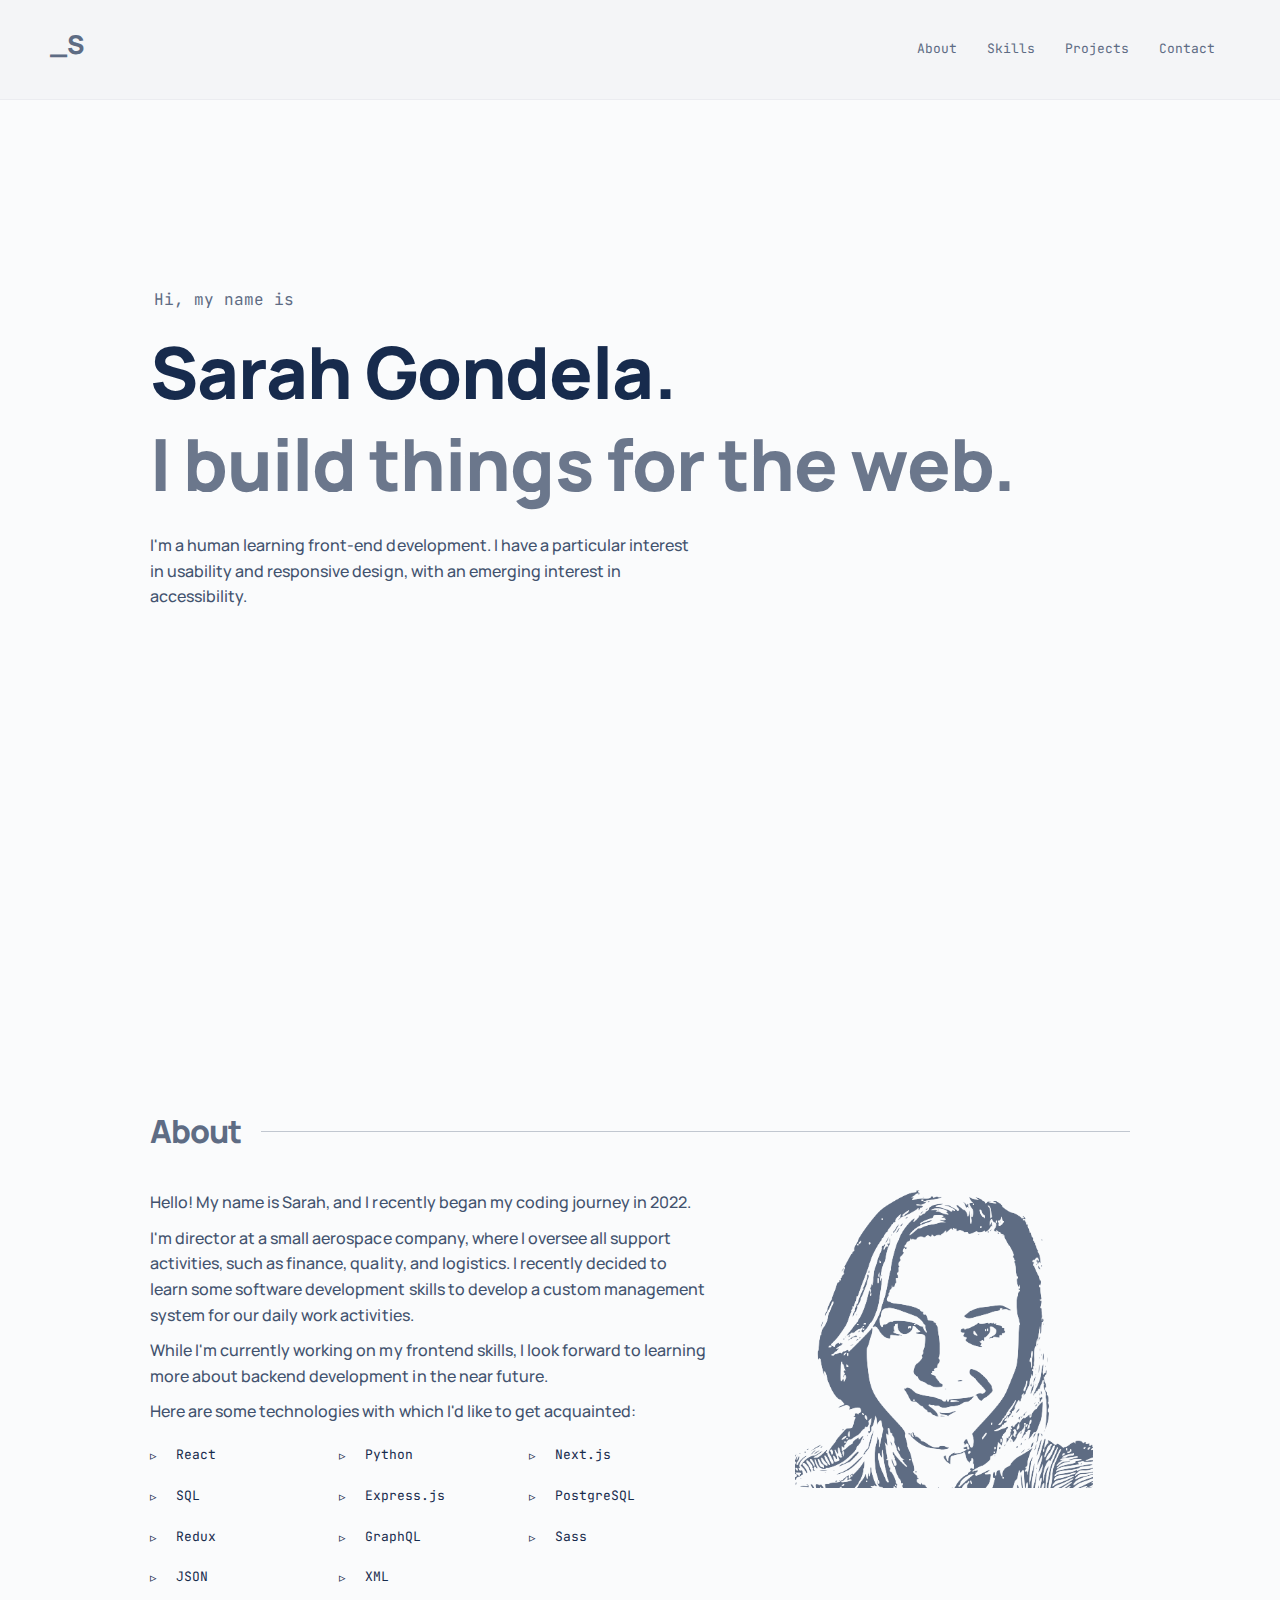
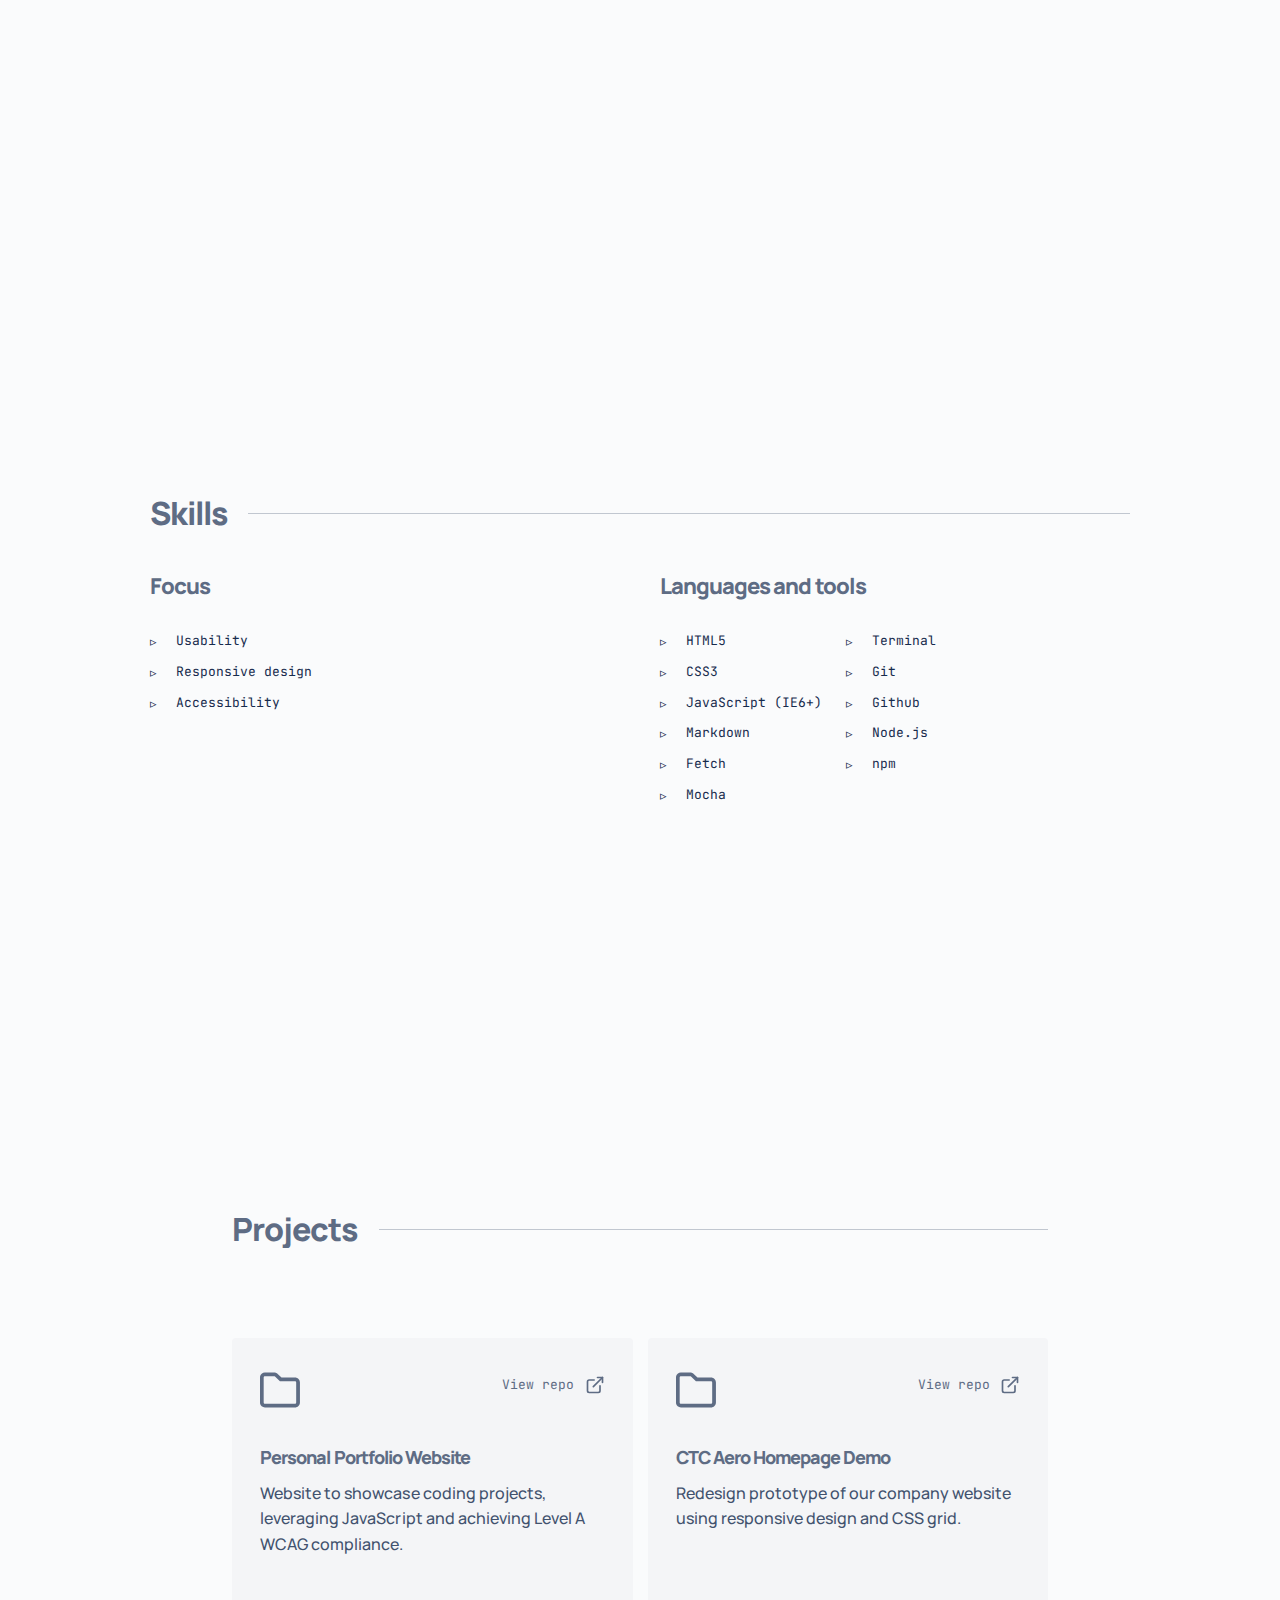
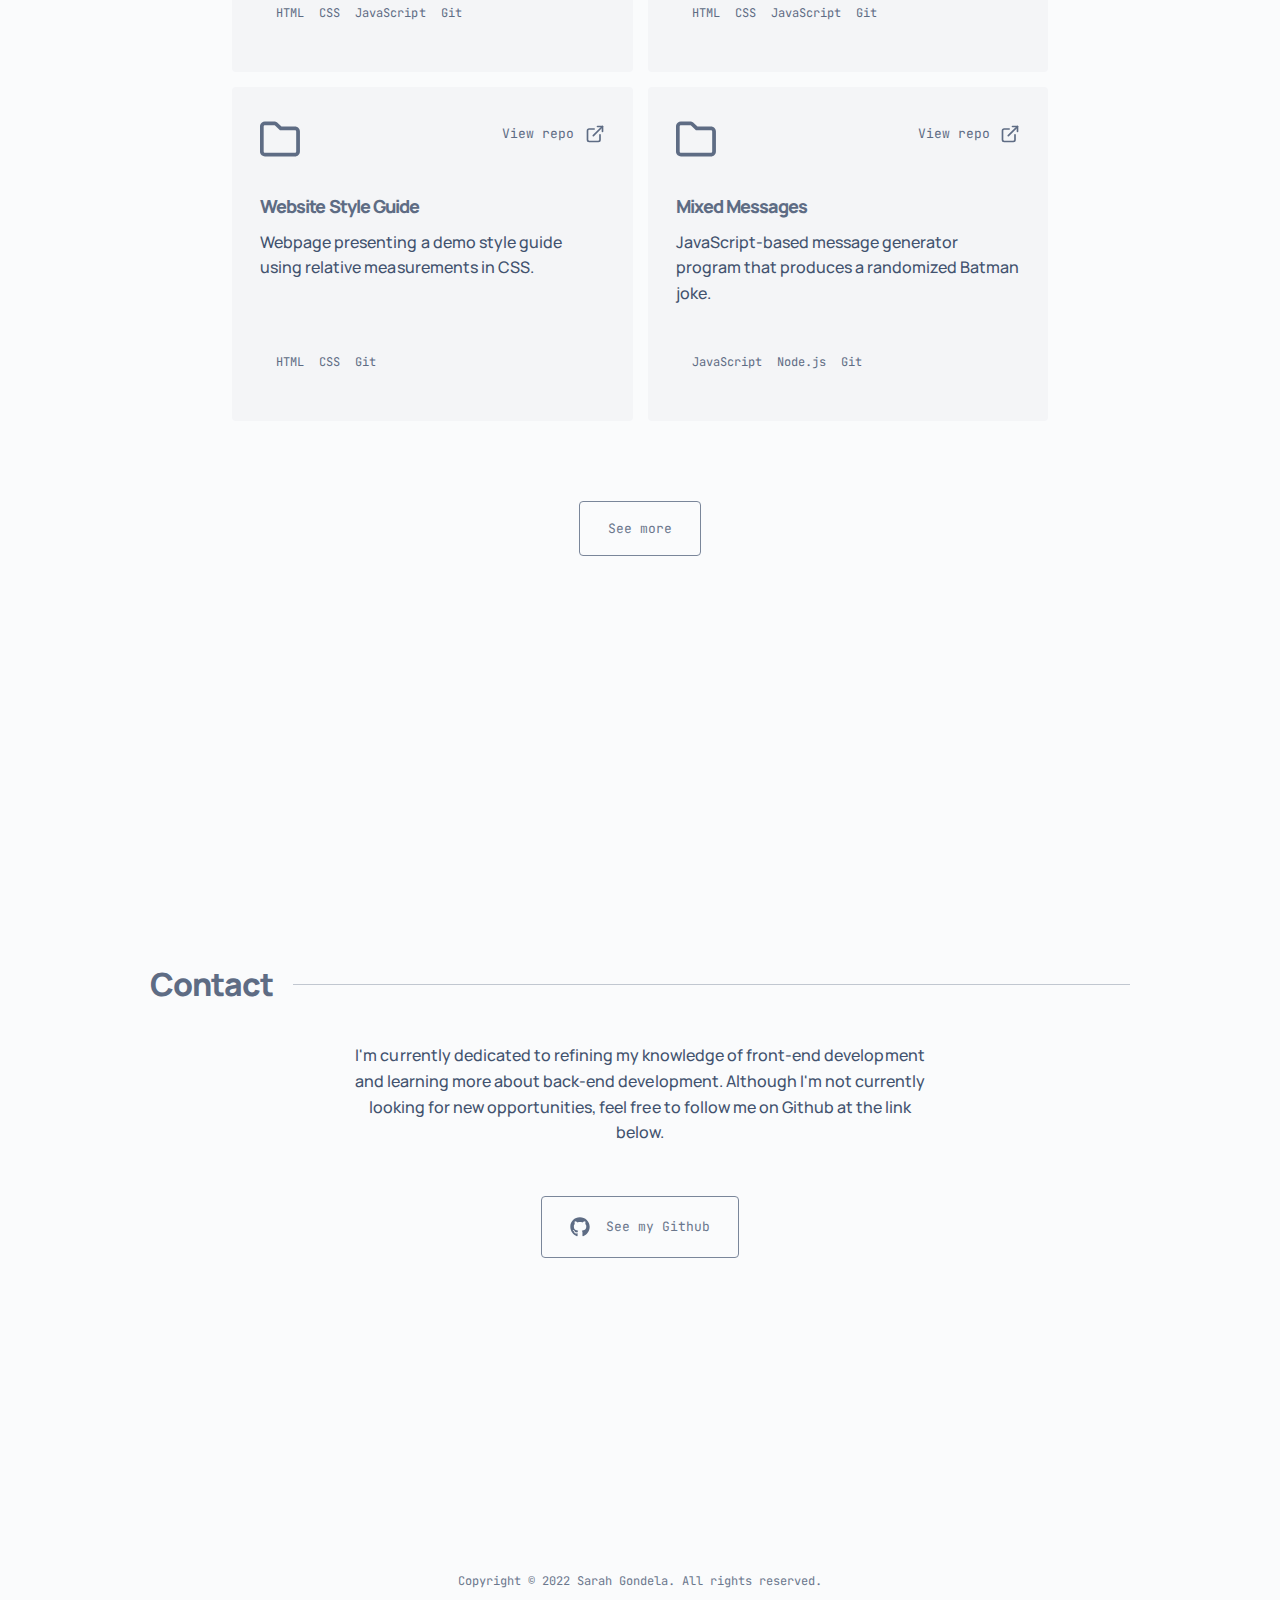
<file: index.html>
<!DOCTYPE html>
<html lang="en">

    <head>
        <meta charset="UTF-8" />
        <meta http-equiv="X-UA-Compatible" content="IE=edge" />
        <meta name="viewport" content="width=device-width, initial-scale=1.0" />
        <link href="./resources/css/reset.css" rel="stylesheet" />
        <link href="./resources/css/style.css" rel="stylesheet" />
        <title>Sarah Gondela</title>
    </head>

    <body>
        <!-- Header -->
        <header class="main">
            <p id="logo"><a href="index.html">_S</a></p>
            <nav aria-label="Main">
                <ul role="presentation">
                    <a href="#about"><li>About</li></a>
                    <a href="#skills"><li>Skills</li></a>
                    <a href="#projects"><li>Projects</li></a>
                    <a href="#contact"><li>Contact</li></a>
                </ul>
            </nav>
        </header>

        <!-- Main -->
        <main>

            <!-- Hello -->
            <section id="hello">
                <h1>Hi, my name is</h1>
                <h2 class="hello big-heading">Sarah Gondela.</h2>
                <h2 class="big-heading">I build things for the web.</h2>
                <p>I'm a human learning front-end development. I have a particular interest in usability and responsive design, with an emerging interest in accessibility.</p>
            </section>

            <!-- About -->
            <section id="about">
                <h2>About</h2>
                <div class="about-inner" role="presentation">
                    <div class="about-text">
                        <p>Hello! My name is Sarah, and I recently began my coding journey in 2022.</p>
                        <p>I'm director at a small aerospace company, where I oversee all support activities, such as finance, quality, and logistics. I recently decided to learn some software development skills to develop a custom management system for our daily work activities.</p>
                        <p>While I'm currently working on my frontend skills, I look forward to learning more about backend development in the near future.</p>
                        <p>Here are some technologies with which I'd like to get acquainted:</p>
                        <ul class="tech-interests desktop-tablet">
                            <li>React</li>
                            <li>Python</li>
                            <li>Next.js</li>
                            <li>SQL</li>
                            <li>Express.js</li>
                            <li>PostgreSQL</li>
                            <li>Redux</li>
                            <li>GraphQL</li>
                            <li>Sass</li>
                            <li>JSON</li>
                            <li>XML</li>
                        </ul>
                        <ul class="tech-interests mobile">
                            <li>React</li>
                            <li>Next.js</li>
                            <li>Express.js</li>
                            <li>Redux</li>
                            <li>Sass</li>
                            <li>JSON</li>
                            <li>XML</li>
                            <li>Python</li>
                            <li>SQL</li>
                            <li>PostgreSQL</li>
                            <li>GraphQL</li>
                        </ul>
                    </div>
                    <div class="about-img" role="presentation">
                        <img src="./resources/images/self_N300.png" alt="" />
                    </div>
                </div>
            </section>
            
            <!-- Skills -->
            <section id="skills">
                <h2>Skills</h2>
                <div class="skills-container" role="presentation">
                    <div class="interests" role="presentation">
                        <h3>Focus</h3>
                        <ul class="focus">
                            <li>Usability</li>
                            <li>Responsive design</li>
                            <li>Accessibility</li>
                        </ul>
                    </div>
                    <div class="skills-languages" role="presentation">
                        <h3>Languages and tools</h3>
                        <ul class="lang-tools desktop-tablet">
                            <li>HTML5</li>
                            <li>Terminal</li>
                            <li>CSS3</li>
                            <li>Git</li>
                            <li>JavaScript (IE6+)</li>
                            <li>Github</li>
                            <li>Markdown</li>
                            <li>Node.js</li>
                            <li>Fetch</li>
                            <li>npm</li>
                            <li>Mocha</li>
                        </ul>
                        <ul class="lang-tools mobile">
                            <li>HTML5</li>
                            <li>CSS3</li>
                            <li>JavaScript (IE6+)</li>
                            <li>Fetch</li>
                            <li>Mocha</li>
                            <li>Markdown</li>
                            <li>Terminal</li>
                            <li>Git</li>
                            <li>Github</li>
                            <li>Node.js</li>
                            <li>npm</li>
                        </ul>
                    </div>
                </div>
            </section>

            <!-- Projects -->
            <section id="projects">
                <h2>Projects</h2>
                <div class="projects-grid">

                    <div class="project">
                        <div class="project-upper" role="presentation">
                            <header>
                                <div class="project-header-icons" role="presentation">
                                    <svg xmlns="http://www.w3.org/2000/svg" class="icon folder" aria-hidden="true" focusable="false" viewBox="0 0 512 512">
                                        <path fill="currentColor" d="M447.1 96h-172.1L226.7 50.75C214.7 38.74 198.5 32 181.5 32H63.1c-35.35 0-64 28.66-64 64v320c0 35.34 28.65 64 64 64h384c35.35 0 64-28.66 64-64V160C511.1 124.7 483.3 96 447.1 96zM463.1 416c0 8.824-7.178 16-16 16h-384c-8.822 0-16-7.176-16-16V96c0-8.824 7.178-16 16-16h117.5c4.273 0 8.293 1.664 11.31 4.688L255.1 144h192c8.822 0 16 7.176 16 16V416z" />
                                    </svg>
                                    <a href="https://github.com/sgondela/sgondela.github.io" aria-label="External Link" class="external" target="_blank" rel="noopener noreferrer">
                                        <p>View repo</p>
                                        <svg xmlns="http://www.w3.org/2000/svg" aria-hidden="true" focusable="false" role="img" class="icon external" viewBox="0 0 24 24" fill="none" stroke="currentColor" stroke-width="2" stroke-linecap="round" stroke-linejoin="round">
                                        <path d="M 18 13 v 6 a 2 2 0 0 1 -2 2 H 5 a 2 2 0 0 1 -2 -2 V 8 a 2 2 0 0 1 2 -2 h 6" />
                                        <polyline points="15 3 21 3 21 9"></polyline>
                                        <line x1="10" y1="14" x2="21" y2="3"></line>
                                        </svg>
                                    </a>
                                </div>
                                <a href="https://github.com/sgondela/sgondela.github.io" aria-label="External Link" class="external" target="_blank" rel="noopener noreferrer"><h3 class="project-title">Personal Portfolio Website</h3></a>
                            </header>
                            <p>Website to showcase coding projects, leveraging JavaScript and achieving Level A WCAG compliance.</p>
                        </div>
                        <footer class="tech-used">
                            <ul>
                                <li>HTML</li>
                                <li>CSS</li>
                                <li>JavaScript</li>
                                <li>Git</li>
                            </ul>
                        </footer>
                    </div>

                    <div class="project">
                        <div class="project-upper" role="presentation">
                            <header>
                                <div class="project-header-icons" role="presentation">
                                    <svg xmlns="http://www.w3.org/2000/svg" class="icon folder" aria-hidden="true" focusable="false" viewBox="0 0 512 512">
                                        <path fill="currentColor" d="M447.1 96h-172.1L226.7 50.75C214.7 38.74 198.5 32 181.5 32H63.1c-35.35 0-64 28.66-64 64v320c0 35.34 28.65 64 64 64h384c35.35 0 64-28.66 64-64V160C511.1 124.7 483.3 96 447.1 96zM463.1 416c0 8.824-7.178 16-16 16h-384c-8.822 0-16-7.176-16-16V96c0-8.824 7.178-16 16-16h117.5c4.273 0 8.293 1.664 11.31 4.688L255.1 144h192c8.822 0 16 7.176 16 16V416z" />
                                    </svg>
                                    <a href="https://github.com/sgondela/ctcaero-homepage-demo" aria-label="External Link" class="external" target="_blank" rel="noopener noreferrer">
                                        <p>View repo</p>
                                        <svg xmlns="http://www.w3.org/2000/svg" aria-hidden="true" focusable="false" role="img" class="icon external" viewBox="0 0 24 24" fill="none" stroke="currentColor" stroke-width="2" stroke-linecap="round" stroke-linejoin="round">
                                        <path d="M 18 13 v 6 a 2 2 0 0 1 -2 2 H 5 a 2 2 0 0 1 -2 -2 V 8 a 2 2 0 0 1 2 -2 h 6" />
                                        <polyline points="15 3 21 3 21 9"></polyline>
                                        <line x1="10" y1="14" x2="21" y2="3"></line>
                                        </svg>
                                    </a>
                                </div>
                                <a href="https://github.com/sgondela/ctcaero-homepage-demo" aria-label="External Link" class="external" target="_blank" rel="noopener noreferrer"><h3 class="project-title">CTC Aero Homepage Demo</h3></a>
                            </header>
                            <p>Redesign prototype of our company website using responsive design and CSS grid.</p>
                        </div>
                        <footer class="tech-used">
                            <ul>
                                <li>HTML</li>
                                <li>CSS</li>
                                <li>JavaScript</li>
                                <li>Git</li>
                            </ul>
                        </footer>
                    </div>

                    <div class="project">
                        <div class="project-upper" role="presentation">
                            <header>
                                <div class="project-header-icons" role="presentation">
                                    <svg xmlns="http://www.w3.org/2000/svg" class="icon folder" aria-hidden="true" focusable="false" viewBox="0 0 512 512">
                                        <path fill="currentColor" d="M447.1 96h-172.1L226.7 50.75C214.7 38.74 198.5 32 181.5 32H63.1c-35.35 0-64 28.66-64 64v320c0 35.34 28.65 64 64 64h384c35.35 0 64-28.66 64-64V160C511.1 124.7 483.3 96 447.1 96zM463.1 416c0 8.824-7.178 16-16 16h-384c-8.822 0-16-7.176-16-16V96c0-8.824 7.178-16 16-16h117.5c4.273 0 8.293 1.664 11.31 4.688L255.1 144h192c8.822 0 16 7.176 16 16V416z" />
                                    </svg>
                                    <a href="https://github.com/sgondela/website-design-system" aria-label="External Link" class="external" target="_blank" rel="noopener noreferrer">
                                        <p>View repo</p>
                                        <svg xmlns="http://www.w3.org/2000/svg" aria-hidden="true" focusable="false" role="img" class="icon external" viewBox="0 0 24 24" fill="none" stroke="currentColor" stroke-width="2" stroke-linecap="round" stroke-linejoin="round">
                                        <path d="M 18 13 v 6 a 2 2 0 0 1 -2 2 H 5 a 2 2 0 0 1 -2 -2 V 8 a 2 2 0 0 1 2 -2 h 6" />
                                        <polyline points="15 3 21 3 21 9"></polyline>
                                        <line x1="10" y1="14" x2="21" y2="3"></line>
                                        </svg>
                                    </a>
                                </div>
                                <a href="https://github.com/sgondela/website-design-system" aria-label="External Link" class="external" target="_blank" rel="noopener noreferrer"><h3 class="project-title">Website Style Guide</h3></a>
                            </header>
                            <p>Webpage presenting a demo style guide using relative measurements in CSS.</p>
                        </div>
                        <footer class="tech-used">
                            <ul>
                                <li>HTML</li>
                                <li>CSS</li>
                                <li>Git</li>
                            </ul>
                        </footer>
                    </div>

                    <div class="project">
                        <div class="project-upper" role="presentation">
                            <header>
                                <div class="project-header-icons" role="presentation">
                                    <svg xmlns="http://www.w3.org/2000/svg" class="icon folder" aria-hidden="true" focusable="false" viewBox="0 0 512 512">
                                        <path fill="currentColor" d="M447.1 96h-172.1L226.7 50.75C214.7 38.74 198.5 32 181.5 32H63.1c-35.35 0-64 28.66-64 64v320c0 35.34 28.65 64 64 64h384c35.35 0 64-28.66 64-64V160C511.1 124.7 483.3 96 447.1 96zM463.1 416c0 8.824-7.178 16-16 16h-384c-8.822 0-16-7.176-16-16V96c0-8.824 7.178-16 16-16h117.5c4.273 0 8.293 1.664 11.31 4.688L255.1 144h192c8.822 0 16 7.176 16 16V416z" />
                                    </svg>
                                    <a href="https://github.com/sgondela/mixed_messages" aria-label="External Link" class="external" target="_blank" rel="noopener noreferrer">
                                        <p>View repo</p>
                                        <svg xmlns="http://www.w3.org/2000/svg" aria-hidden="true" focusable="false" role="img" class="icon external" viewBox="0 0 24 24" fill="none" stroke="currentColor" stroke-width="2" stroke-linecap="round" stroke-linejoin="round">
                                        <path d="M 18 13 v 6 a 2 2 0 0 1 -2 2 H 5 a 2 2 0 0 1 -2 -2 V 8 a 2 2 0 0 1 2 -2 h 6" />
                                        <polyline points="15 3 21 3 21 9"></polyline>
                                        <line x1="10" y1="14" x2="21" y2="3"></line>
                                        </svg>
                                    </a>
                                </div>
                                <a href="https://github.com/sgondela/mixed_messages" aria-label="External Link" class="external" target="_blank" rel="noopener noreferrer"><h3 class="project-title">Mixed Messages</h3></a>
                            </header>
                            <p>JavaScript-based message generator program that produces a randomized Batman joke.</p>
                        </div>
                        <footer class="tech-used">
                            <ul>
                                <li>JavaScript</li>
                                <li>Node.js</li>
                                <li>Git</li>
                            </ul>
                        </footer>
                    </div>

                </div>
                <a class="button" href="./projects-archive.html"><button role="link" alt="">See more</button></a>

            </section>

            <!-- Contact -->
            <section id="contact">
                <h2>Contact</h2>
                <p>I'm currently dedicated to refining my knowledge of front-end development and learning more about back-end development. Although I'm not currently looking for new opportunities, feel free to follow me on Github at the link below.</p>
                <a class="button" href="https://github.com/sgondela" aria-label="External Link" class="external" target="_blank" rel="noopener noreferrer">
                    <button role="link" alt="">
                        <svg xmlns="http://www.w3.org/2000/svg" viewBox="0 0 496 512">
                            <path fill="currentColor" d="M165.9 397.4c0 2-2.3 3.6-5.2 3.6-3.3.3-5.6-1.3-5.6-3.6 0-2 2.3-3.6 5.2-3.6 3-.3 5.6 1.3 5.6 3.6zm-31.1-4.5c-.7 2 1.3 4.3 4.3 4.9 2.6 1 5.6 0 6.2-2s-1.3-4.3-4.3-5.2c-2.6-.7-5.5.3-6.2 2.3zm44.2-1.7c-2.9.7-4.9 2.6-4.6 4.9.3 2 2.9 3.3 5.9 2.6 2.9-.7 4.9-2.6 4.6-4.6-.3-1.9-3-3.2-5.9-2.9zM244.8 8C106.1 8 0 113.3 0 252c0 110.9 69.8 205.8 169.5 239.2 12.8 2.3 17.3-5.6 17.3-12.1 0-6.2-.3-40.4-.3-61.4 0 0-70 15-84.7-29.8 0 0-11.4-29.1-27.8-36.6 0 0-22.9-15.7 1.6-15.4 0 0 24.9 2 38.6 25.8 21.9 38.6 58.6 27.5 72.9 20.9 2.3-16 8.8-27.1 16-33.7-55.9-6.2-112.3-14.3-112.3-110.5 0-27.5 7.6-41.3 23.6-58.9-2.6-6.5-11.1-33.3 2.6-67.9 20.9-6.5 69 27 69 27 20-5.6 41.5-8.5 62.8-8.5s42.8 2.9 62.8 8.5c0 0 48.1-33.6 69-27 13.7 34.7 5.2 61.4 2.6 67.9 16 17.7 25.8 31.5 25.8 58.9 0 96.5-58.9 104.2-114.8 110.5 9.2 7.9 17 22.9 17 46.4 0 33.7-.3 75.4-.3 83.6 0 6.5 4.6 14.4 17.3 12.1C428.2 457.8 496 362.9 496 252 496 113.3 383.5 8 244.8 8zM97.2 352.9c-1.3 1-1 3.3.7 5.2 1.6 1.6 3.9 2.3 5.2 1 1.3-1 1-3.3-.7-5.2-1.6-1.6-3.9-2.3-5.2-1zm-10.8-8.1c-.7 1.3.3 2.9 2.3 3.9 1.6 1 3.6.7 4.3-.7.7-1.3-.3-2.9-2.3-3.9-2-.6-3.6-.3-4.3.7zm32.4 35.6c-1.6 1.3-1 4.3 1.3 6.2 2.3 2.3 5.2 2.6 6.5 1 1.3-1.3.7-4.3-1.3-6.2-2.2-2.3-5.2-2.6-6.5-1zm-11.4-14.7c-1.6 1-1.6 3.6 0 5.9 1.6 2.3 4.3 3.3 5.6 2.3 1.6-1.3 1.6-3.9 0-6.2-1.4-2.3-4-3.3-5.6-2z"/>
                        </svg>See my Github
                    </button>
                </a>
            </section>

        </main>

        <!-- Footer -->
        <footer class="main">
            <p id="copyright">Copyright &copy; 2022 Sarah Gondela. All rights reserved.</p>
        </footer>

        <!-- Load JavaScript -->
        <script src="./resources/js/script.js"></script>

    </body>

</html>
</file>
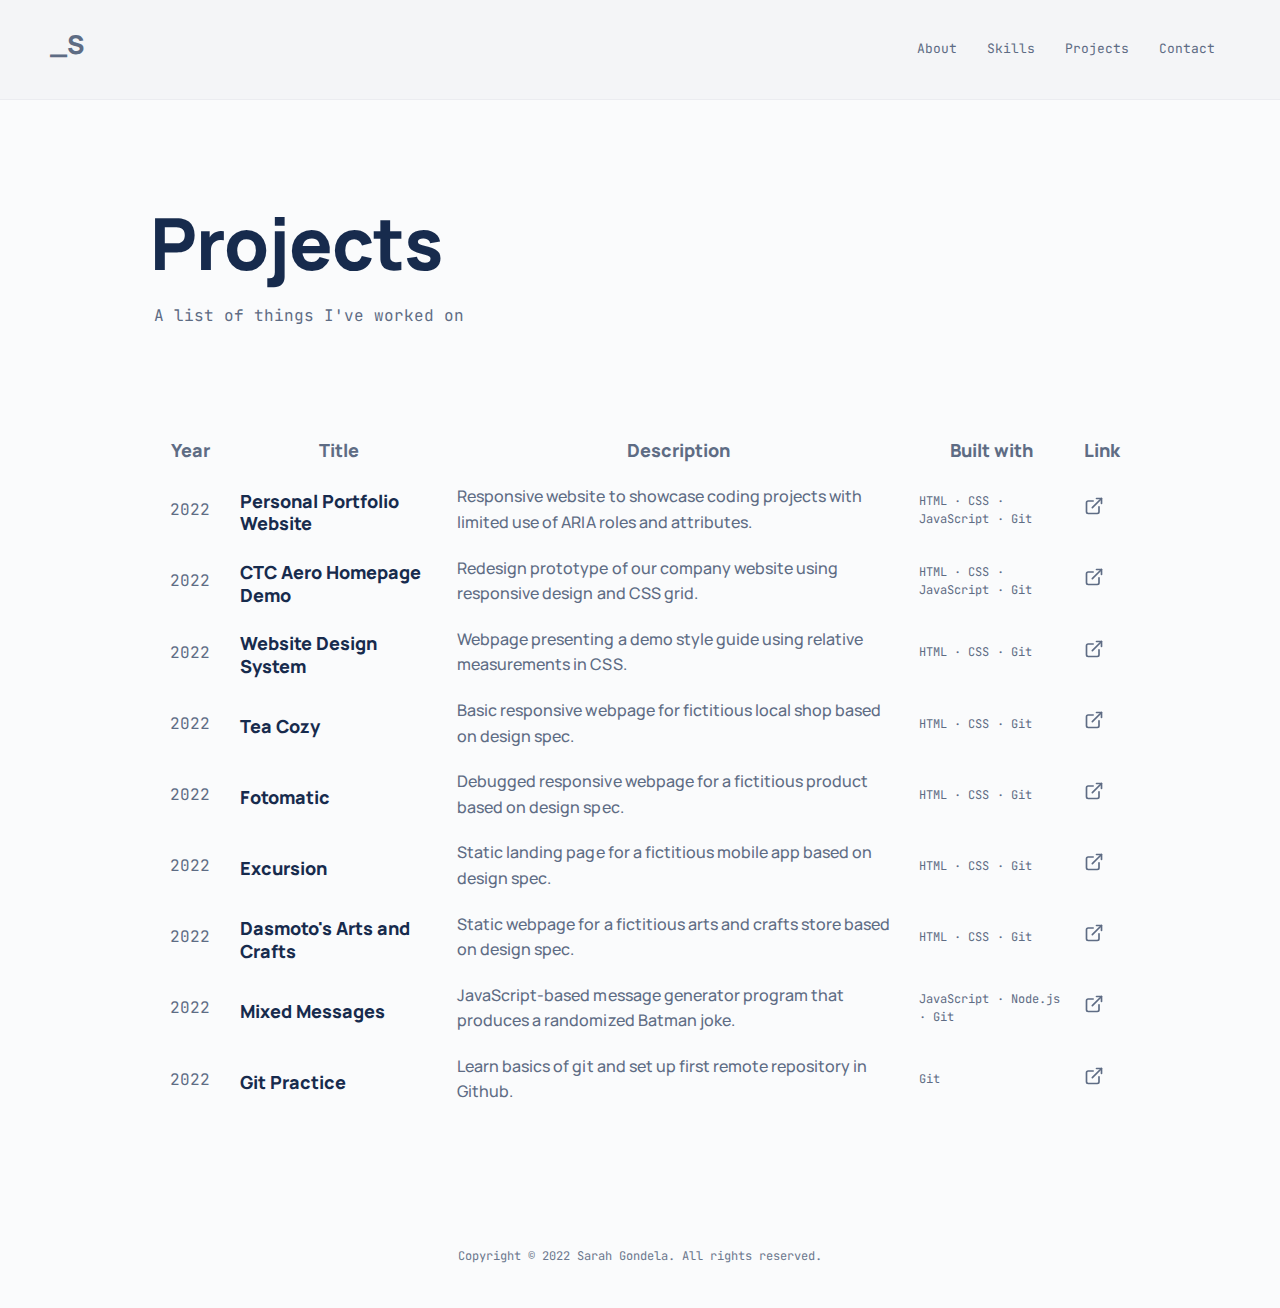
<file: projects-archive.html>
<!DOCTYPE html>
<html lang="en">

    <head>
        <meta charset="UTF-8" />
        <meta http-equiv="X-UA-Compatible" content="IE=edge" />
        <meta name="viewport" content="width=device-width, initial-scale=1.0" />
        <link href="./resources/css/reset.css" rel="stylesheet" />
        <link href="./resources/css/style.css" rel="stylesheet" />
        <title>Sarah Gondela | Projects Archive</title>
    </head>

    <body>
        <header class="main">
            <p id="logo"><a href="./index.html">_S</a></p>
            <nav>
                <ul role="presentation">
                    <a href="./index.html#about"><li>About</li></a>
                    <a href="./index.html#skills"><li>Skills</li></a>
                    <a href="./index.html#projects"><li>Projects</li></a>
                    <a href="./index.html#contact"><li>Contact</li></a>
                </ul>
            </nav>
        </header>

        <main>
            <section id="archive">
                <h1>Projects</h1>
                <h2>A list of things I've worked on</h2>
                <table>
                    <thead>
                        <tr>
                            <th scope="col" class="year">Year</th>
                            <th scope="col" class="title">Title</th>
                            <th scope="col" class="description hide-on-mobile">Description</th>
                            <th scope="col" class="built-with hide-on-mobile">Built with</th>
                            <th scope="col" class="link">Link</th>
                        </tr>
                    </thead>
                    <tbody>
                        <tr>
                            <td class="year">2022</td>
                            <td class="title">Personal Portfolio Website</td>
                            <td class="description hide-on-mobile">Responsive website to showcase coding projects with limited use of ARIA roles and attributes.</td>
                            <td class="built-with hide-on-mobile">HTML · CSS · JavaScript · Git</td>
                            <td class="link"><a href="./index.html" aria-label="External Link" class="external" target="_blank" rel="noopener noreferrer">
                                <svg xmlns="http://www.w3.org/2000/svg" aria-hidden="true" focusable="false" role="img" class="icon external" viewBox="0 0 24 24" fill="none" stroke="currentColor" stroke-width="2" stroke-linecap="round" stroke-linejoin="round">
                                <path d="M 18 13 v 6 a 2 2 0 0 1 -2 2 H 5 a 2 2 0 0 1 -2 -2 V 8 a 2 2 0 0 1 2 -2 h 6" />
                                <polyline points="15 3 21 3 21 9"></polyline>
                                <line x1="10" y1="14" x2="21" y2="3"></line>
                                </svg>
                            </a></td>
                        </tr>
                        <tr>
                            <td class="year">2022</td>
                            <td class="title">CTC Aero Homepage Demo</td>
                            <td class="description hide-on-mobile">Redesign prototype of our company website using responsive design and CSS grid.</td>
                            <td class="built-with hide-on-mobile">HTML · CSS · JavaScript · Git</td>
                            <td class="link"><a href="./index.html" aria-label="External Link" class="external" target="_blank" rel="noopener noreferrer">
                                <svg xmlns="http://www.w3.org/2000/svg" aria-hidden="true" focusable="false" role="img" class="icon external" viewBox="0 0 24 24" fill="none" stroke="currentColor" stroke-width="2" stroke-linecap="round" stroke-linejoin="round">
                                <path d="M 18 13 v 6 a 2 2 0 0 1 -2 2 H 5 a 2 2 0 0 1 -2 -2 V 8 a 2 2 0 0 1 2 -2 h 6" />
                                <polyline points="15 3 21 3 21 9"></polyline>
                                <line x1="10" y1="14" x2="21" y2="3"></line>
                                </svg>
                            </a></td>
                        </tr>
                        <tr>
                            <td class="year">2022</td>
                            <td class="title">Website Design System</td>
                            <td class="description hide-on-mobile">Webpage presenting a demo style guide using relative measurements in CSS.</td>
                            <td class="built-with hide-on-mobile">HTML · CSS · Git</td>
                            <td class="link"><a href="https://github.com/sgondela/website-design-system" aria-label="External Link" class="external" target="_blank" rel="noopener noreferrer">
                                <svg xmlns="http://www.w3.org/2000/svg" aria-hidden="true" focusable="false" role="img" class="icon external" viewBox="0 0 24 24" fill="none" stroke="currentColor" stroke-width="2" stroke-linecap="round" stroke-linejoin="round">
                                <path d="M 18 13 v 6 a 2 2 0 0 1 -2 2 H 5 a 2 2 0 0 1 -2 -2 V 8 a 2 2 0 0 1 2 -2 h 6" />
                                <polyline points="15 3 21 3 21 9"></polyline>
                                <line x1="10" y1="14" x2="21" y2="3"></line>
                                </svg>
                            </a></td>
                        </tr>
                        <tr>
                            <td class="year">2022</td>
                            <td class="title">Tea Cozy</td>
                            <td class="description hide-on-mobile">Basic responsive webpage for fictitious local shop based on design spec.</td>
                            <td class="built-with hide-on-mobile">HTML · CSS · Git</td>
                            <td class="link"><a href="https://github.com/sgondela/tea-cozy" aria-label="External Link" class="external" target="_blank" rel="noopener noreferrer">
                                <svg xmlns="http://www.w3.org/2000/svg" aria-hidden="true" focusable="false" role="img" class="icon external" viewBox="0 0 24 24" fill="none" stroke="currentColor" stroke-width="2" stroke-linecap="round" stroke-linejoin="round">
                                <path d="M 18 13 v 6 a 2 2 0 0 1 -2 2 H 5 a 2 2 0 0 1 -2 -2 V 8 a 2 2 0 0 1 2 -2 h 6" />
                                <polyline points="15 3 21 3 21 9"></polyline>
                                <line x1="10" y1="14" x2="21" y2="3"></line>
                                </svg>
                            </a></td>
                        </tr>
                        <tr>
                            <td class="year">2022</td>
                            <td class="title">Fotomatic</td>
                            <td class="description hide-on-mobile">Debugged responsive webpage for a fictitious product based on design spec.</td>
                            <td class="built-with hide-on-mobile">HTML · CSS · Git</td>
                            <td class="link"><a href="https://github.com/sgondela/fotomatic" aria-label="External Link" class="external" target="_blank" rel="noopener noreferrer">
                                <svg xmlns="http://www.w3.org/2000/svg" aria-hidden="true" focusable="false" role="img" class="icon external" viewBox="0 0 24 24" fill="none" stroke="currentColor" stroke-width="2" stroke-linecap="round" stroke-linejoin="round">
                                <path d="M 18 13 v 6 a 2 2 0 0 1 -2 2 H 5 a 2 2 0 0 1 -2 -2 V 8 a 2 2 0 0 1 2 -2 h 6" />
                                <polyline points="15 3 21 3 21 9"></polyline>
                                <line x1="10" y1="14" x2="21" y2="3"></line>
                                </svg>
                            </a></td>
                        </tr>
                        <tr>
                            <td class="year">2022</td>
                            <td class="title">Excursion</td>
                            <td class="description hide-on-mobile">Static landing page for a fictitious mobile app based on design spec.</td>
                            <td class="built-with hide-on-mobile">HTML · CSS · Git</td>
                            <td class="link"><a href="https://github.com/sgondela/excursion" aria-label="External Link" class="external" target="_blank" rel="noopener noreferrer">
                                <svg xmlns="http://www.w3.org/2000/svg" aria-hidden="true" focusable="false" role="img" class="icon external" viewBox="0 0 24 24" fill="none" stroke="currentColor" stroke-width="2" stroke-linecap="round" stroke-linejoin="round">
                                <path d="M 18 13 v 6 a 2 2 0 0 1 -2 2 H 5 a 2 2 0 0 1 -2 -2 V 8 a 2 2 0 0 1 2 -2 h 6" />
                                <polyline points="15 3 21 3 21 9"></polyline>
                                <line x1="10" y1="14" x2="21" y2="3"></line>
                                </svg>
                            </a></td>
                        </tr>
                        <tr>
                            <td class="year">2022</td>
                            <td class="title">Dasmoto's Arts and Crafts</td>
                            <td class="description hide-on-mobile">Static webpage for a fictitious arts and crafts store based on design spec.</td>
                            <td class="built-with hide-on-mobile">HTML · CSS · Git</td>
                            <td class="link"><a href="https://github.com/sgondela/dasmotos-arts-and-crafts" aria-label="External Link" class="external" target="_blank" rel="noopener noreferrer">
                                <svg xmlns="http://www.w3.org/2000/svg" aria-hidden="true" focusable="false" role="img" class="icon external" viewBox="0 0 24 24" fill="none" stroke="currentColor" stroke-width="2" stroke-linecap="round" stroke-linejoin="round">
                                <path d="M 18 13 v 6 a 2 2 0 0 1 -2 2 H 5 a 2 2 0 0 1 -2 -2 V 8 a 2 2 0 0 1 2 -2 h 6" />
                                <polyline points="15 3 21 3 21 9"></polyline>
                                <line x1="10" y1="14" x2="21" y2="3"></line>
                                </svg>
                            </a></td>
                        </tr>
                        <tr>
                            <td class="year">2022</td>
                            <td class="title">Mixed Messages</td>
                            <td class="description hide-on-mobile">JavaScript-based message generator program that produces a randomized Batman joke.</td>
                            <td class="built-with hide-on-mobile">JavaScript · Node.js · Git</td>
                            <td class="link"><a href="https://github.com/sgondela/mixed-messages" aria-label="External Link" class="external" target="_blank" rel="noopener noreferrer">
                                <svg xmlns="http://www.w3.org/2000/svg" aria-hidden="true" focusable="false" role="img" class="icon external" viewBox="0 0 24 24" fill="none" stroke="currentColor" stroke-width="2" stroke-linecap="round" stroke-linejoin="round">
                                <path d="M 18 13 v 6 a 2 2 0 0 1 -2 2 H 5 a 2 2 0 0 1 -2 -2 V 8 a 2 2 0 0 1 2 -2 h 6" />
                                <polyline points="15 3 21 3 21 9"></polyline>
                                <line x1="10" y1="14" x2="21" y2="3"></line>
                                </svg>
                            </a></td>
                        </tr>
                        <tr>
                            <td class="year">2022</td>
                            <td class="title">Git Practice</td>
                            <td class="description hide-on-mobile">Learn basics of git and set up first remote repository in Github.</td>
                            <td class="built-with hide-on-mobile">Git</td>
                            <td class="link"><a href="https://github.com/sgondela/git_practice" aria-label="External Link" class="external" target="_blank" rel="noopener noreferrer">
                                <svg xmlns="http://www.w3.org/2000/svg" aria-hidden="true" focusable="false" role="img" class="icon external" viewBox="0 0 24 24" fill="none" stroke="currentColor" stroke-width="2" stroke-linecap="round" stroke-linejoin="round">
                                <path d="M 18 13 v 6 a 2 2 0 0 1 -2 2 H 5 a 2 2 0 0 1 -2 -2 V 8 a 2 2 0 0 1 2 -2 h 6" />
                                <polyline points="15 3 21 3 21 9"></polyline>
                                <line x1="10" y1="14" x2="21" y2="3"></line>
                                </svg>
                            </a></td>
                        </tr>
                    </tbody>
                </table>
            </section>
        </main>

    <footer class="main">
        <!-- Footer -->
        <footer class="main">
            <p id="copyright">Copyright &copy; 2022 Sarah Gondela. All rights reserved.</p>
        </footer>

        <!-- Load JavaScript -->
        <script src="./resources/js/script.js"></script>

</html>
</file>
<file: resources/css/style.css>
/* Load fonts */

@font-face {
    font-family: 'Manrope';
    font-style: normal;
    font-weight: 500;
    src: url('../fonts/Manrope-Medium.ttf') format('truetype');
}

@font-face {
    font-family: 'Manrope';
    font-style: bold;
    font-weight: 700;
    src: url('../fonts/Manrope-Bold.ttf') format('truetype');
}

@font-face {
    font-family: 'Manrope';
    font-style: bold;
    font-weight: 800;
    src: url('../fonts/Manrope-ExtraBold.ttf') format('truetype');
}

@font-face {
    font-family: 'JetBrains Mono';
    font-style: normal;
    font-weight: 400;
    src: url('../fonts/JetBrainsMono-Regular.ttf') format('truetype');
}

@font-face {
    font-family: 'Mulish';
    font-style: bold;
    font-weight: 600;
    src: url('../fonts/JetBrainsMono-SemiBold.ttf') format('truetype');
}

/* Universal Styles */

* {
    box-sizing: border-box;
}

:root {
    --N900: #091E42;
    --N800: #172B4D;
    --N700: #253858;
    --N600: #344563;
    --N500: #42526E;
    --N400: #505F79;
    --N300: #5E6C84;
    --N200: #6B778C;
    --N100: #7A869A;
    --N90: #8993A4;
    --N80: #97A0AF;
    --N70: #A5ADBA;
    --N60: #B3BAC5;
    --N50: #C1C7D0;
    --N40: #DFE1E6;
    --N30: #EBECF0;
    --N20: #F4F5F7;
    --N10: #FAFBFC;
    --N0: #FFFFFF;
    --font-sans: 'Manrope', sans-serif;
    --font-mono: 'JetBrains Mono', monospace;
    --fz-xxs: 0.75rem;
    --fz-xs: 0.8125rem;
    --fz-sm: 0.875rem;
    --fz-md: 16px;
    --fz-lg: 1.125rem;
    --fz-xl: 1.25rem;
    --fz-xxl: 1.375rem;
    --fz-logo: 1.625rem;
    --fz-heading: 2rem;
    --border-radius: 0.25rem;
    --nav-height: 6.25rem;
}

html {
    font-family: var(--font-sans);
    font-size: var(--fz-md);
}

body {
    width: 100%;
    min-height: 100%;
    font-size: var(--fz-md);
    line-height: 1.6;
    background-color: var(--N10);
    letter-spacing: 0.001rem;
}

main {
    margin: 0 auto;
    width: 100%;
    max-width: 100rem;
    min-width: 18.75rem;
    min-height: 100vh;
    padding: 0 9.375rem;
}

section {
    margin: 0 auto;
    padding: 6.25rem 0;
    max-width: 62.5rem;
    display: flex;              /* not sure */
    flex-direction: column;     /* may want */
    justify-content: center;    /* to do ea */
    min-height: 100vh;          /* section */
}

h1,
h2,
h3 {
    margin: 0 0 0.625rem;
    font-weight: 800;
    line-height: 1.2;
    letter-spacing: -0.06rem;
    color: var(--N300);
}

p {
    color: var(--N500);
    margin: 0 0 0.625rem 0;
}

.icon {
    width: 1.25rem;
    height: 1.25rem;
    color: var(--N300);
}

/* Header */

header.main {
    display: flex;
    justify-content: space-between;
    align-items: center;
    position: fixed;
    z-index: 99;
    padding: 0 3.125rem;
    height: var(--nav-height);
    width: 100%;
    min-width: 18.75rem;
    background-color: var(--N20);
    border-bottom: 1px solid var(--N30);
}

#logo a {
    font-size: var(--fz-logo);
    color: var(--N300);
    font-weight: 800;
}

nav ul {
    display: flex;
    list-style: none;
    justify-content: space-between;
    align-items: center;
}

nav ul a {
    font-family: var(--font-mono);
    margin: 0 0.3125rem;
    position: relative; /* why? */
    font-size: var(--fz-xs);
    color: var(--N300);
}

nav ul a:hover,
nav ul a:focus,
#logo a:hover,
#logo a:focus {
    color: var(--N800);
}

nav ul a li {
    padding: 0.625rem;
}

/* Hello */

#hello h1 {
    margin: 0 0 1.25rem 0.25rem;
    font-family: var(--font-mono);
    font-size: clamp(var(--fz-sm), 5vw, var(--fz-md));
    font-weight: 400;
    letter-spacing: 0;
}

#hello h2 {
    font-family: var(--font-sans);
    font-size: clamp(2rem, 6vw, 4.5em);
    font-weight: 800;
    margin: 0.3125rem 0 0 0;
    display: block;
    color: var(--N200);
}

#hello h2.hello {
    color: var(--N800);
    margin: 0;
}

#hello p {
    margin: 1.625rem 0 0 0;
    max-width: 33.75rem;
}

/* About */

#about h2 {
    overflow: hidden;
    margin: 0.625rem 0 2.5rem 0;
    font-size: clamp(1.625rem, 4vw, var(--fz-heading));
    position: relative;
    display: flex;
    align-items: center;
}

#about h2::after {
    content: "";
    display: inline-block;
    height: 0.0625rem;
    margin-left: 1.25rem;
    vertical-align: middle;
    position: relative;
    width: 100%;
    background-color: var(--N50);
}

#about .about-inner {
    display: grid;
    grid-template: auto / 3fr 2fr;
    gap: 3.125rem;
    grid-template-areas: 'about-text about-img';
    align-items: start;
}

#about .about-inner .about-text {
    grid-area: about-text;
}

#about .tech-interests.desktop-tablet {
    display: grid;
    grid-template: auto / repeat(3, 1fr);
    gap: 0 0.625rem;
}

#about .tech-interests.mobile,
#about tech-interests.mobile li {
    display: none;
}

.tech-interests li {
    position: relative;
    font-family: var(--font-mono);
    font-size: var(--fz-xs);
    color: var(--N800);
    list-style: none;
    padding-left: 1.625rem;
    margin: 0.625rem 0;
}

.tech-interests li::before {
    content: "▹";
    position: absolute;
    left: 0;
    font-family: var(--font-sans);
}

#about .about-inner .about-img {
    grid-area: about-img;
    max-width: 18.75rem;
    position: relative;
    display: block;
    margin: 0 10%;
}

#about .about-inner .about-img img {
    border-radius: var(--border-radius);
    width: 100%;
    height: 100%;
    position: relative;
}

/* Skills */

#skills h2 {
    overflow: hidden;
    margin: 0.625rem 0 2.5rem 0;
    font-size: clamp(1.625rem, 4vw, var(--fz-heading));
    position: relative;
    display: flex;
    align-items: center;
}

#skills h2::after {
    content: "";
    display: inline-block;
    height: 0.0625rem;
    margin-left: 1.25rem;
    vertical-align: middle;
    position: relative;
    width: 100%;
    background-color: var(--N50);
}

#skills h3 {
    font-size: var(--fz-xxl);
    font-weight: 800;
    margin: 0 0 2rem 0;
}

#skills .skills-container {
    display: grid;
    grid-template: auto / repeat(2, 1fr);
    gap: 2.5rem;
    align-content: start;
    justify-content: start;
}

#skills .lang-tools.desktop-tablet {
    display: grid;
    grid-template: auto / repeat(2, 11rem);
    gap: 0 0.625rem;
}

#skills .lang-tools.mobile,
#skills .lang-tools.mobile li {
    display: none;
}

.lang-tools li,
.focus li {
    position: relative;
    font-family: var(--font-mono);
    font-size: var(--fz-xs);
    color: var(--N800);
    list-style: none;
    padding-left: 1.625rem;
    margin-bottom: 0.625rem;
}

.lang-tools li::before,
.focus li::before {
    content: "▹";
    position: absolute;
    left: 0;
    font-family: var(--font-sans);
}

/* Projects */

#projects {
    display: grid;
}

#projects h2 {
    overflow: hidden;
    margin: 0.625rem 0 2.5rem 0;
    font-size: clamp(1.625rem, 4vw, var(--fz-heading));
    position: relative;
    display: flex;
    align-items: center;
}

#projects h2::after {
    content: "";
    display: inline-block;
    height: 0.0625rem;
    margin-left: 1.25rem;
    vertical-align: middle;
    position: relative;
    width: 100%;
    background-color: var(--N50);
}

#projects .projects-grid {
    display: grid;
    grid-template: auto / repeat(auto-fill, minmax(18.75rem, 1fr));
    margin-top: 3.125rem;
    gap: 0.9375rem;
}

.projects-grid .project {
    display: flex;
    justify-content: space-between;
    flex-direction: column;
    align-items: flex-start;
    height: 100%;
    position: relative;
    padding: 2rem 1.75rem;
    border-radius: var(--border-radius);
    background-color: var(--N20);
}

.project-upper {
    display: block;
}

.project-upper header {
    display: block;
    justify-content: flex-start;
    align-items: stretch;
    position: relative;
    z-index: 1;
    padding: 0;
    height: auto;
    width: 100%;
    border-bottom: 0;
}

.project-header-icons {
    display: flex;
    justify-content: space-between;
    align-items: center;
    margin-bottom: 2.1875rem;
    width: 100%;
}

.project-header-icons a {
    display: flex;
    margin: 0;
}

.project-header-icons a p {
    font-family: var(--font-mono);
    font-size: var(--fz-xs);
    color: var(--N300);
    margin-right: 0.625rem;
}

.project-header-icons .icon.folder {
    width: 2.5rem;
    height: 2.5rem;
}

.project-header-icons a:hover p,
.project-header-icons a:hover svg,
.project-header-icons a:focus p,
.project-header-icons a:focus svg {
    color: var(--N800);
    text-decoration: underline;
}

.project-title {
    margin: 0 0 0.625rem 0;
    font-size: var(--fz-lg);
    line-height: 1.4;
}

.project footer ul {
    list-style: none;
    display: flex;
    flex-wrap: wrap;
    align-items: flex-end;
    margin: 1.25rem 0 0 0;
    flex-grow: 1;
    padding: 0;
}

.project footer ul li {
    font-family: var(--font-mono);
    font-size: var(--fz-xxs);
    line-height: 1.75;
    color: var(--N300);
}

.project footer ul li:not(:last-of-type) {
    margin-right: 0.9375rem;
}

a.button {
    margin: 5rem auto 0 auto;
}

a button {
    color: var(--N200);
    background-color: transparent;
    border: 1px solid var(--N100);
    font-size: var(--fz-xs);
    font-family: var(--font-mono);
    line-height: 1;
    padding: 1.25rem 1.75rem;
    margin: 0;
    border-radius: var(--border-radius);
    text-align: center;
    cursor: pointer;
}

button:hover,
button:focus {
    color: var(--N800);
    border: 1px solid var(--N800);
    background-color: var(--N20);
}

/* Contact */

#contact h2 {
    overflow: hidden;
    margin: 0.625rem 0 2.5rem 0;
    font-size: clamp(1.625rem, 4vw, var(--fz-heading));
    position: relative;
    display: flex;
    align-items: center;
}

#contact h2::after {
    content: "";
    display: inline-block;
    height: 0.0625rem;
    margin-left: 1.25rem;
    vertical-align: middle;
    position: relative;
    width: 100%;
    background-color: var(--N50);
}

#contact p {
    margin: 0 20%;
    text-align: center;
}

#contact a {
    margin-top: 3.125rem;
}

#contact button {
    display: flex;
    align-items: center;
}

#contact svg {
    height: 1.25rem;
    width: 1.25rem;
    color: var(--N300);
    margin-right: 1rem;
}

#contact svg:hover,
#contact svg:focus {
    color: var(--N800);
}

/* Projects Archive */

#archive h1 {
    font-family: var(--font-sans);
    font-size: clamp(2rem, 6vw, 4.5em);
    font-weight: 800;
    margin: 6.25rem 0 0 0;
    display: block;
    color: var(--N800);
}

#archive h2 {
    margin: 1.25rem 0 0 0.25rem;
    font-family: var(--font-mono);
    font-size: clamp(var(--fz-sm), 5vw, var(--fz-md));
    font-weight: 400;
    letter-spacing: 0;
}

#archive table {
    margin: 6.25rem 0 0 0;
    border-collapse: collapse;
    width: 100%;
    border-spacing: 2px;
}

#archive table th {
    cursor: default;
    font-weight: 800;
    padding: 0.625rem;
    font-size: var(--fz-lg);
    color: var(--N300);
}

#archive table td {
    padding: 0.625rem;
    vertical-align: middle;

}

#archive table tr td:first-child {
    border-top-left-radius: var(--border-radius);
    border-bottom-left-radius: var(--border-radius);
}

#archive table tr td:last-child {
    border-top-right-radius: var(--border-radius);
    border-bottom-right-radius: var(--border-radius);
}

#archive table tbody tr:hover,
#archive table tbody tr:focus {
    background-color: var(--N30);
}

#archive table th {
    cursor: default;
    font-weight: 800;
    padding: 0.625rem;
    font-size: var(--fz-lg);
}

#archive table td.year {
    padding: 0 1.25rem;
    text-align: center;
    font-family: var(--font-mono);
    font-weight: 400;
    font-size: var(--fz-md);
    color: var(--N300);
}

#archive table td.title {
    padding-top: 15px;
    padding-right: 20px;
    color: var(--N800);
    font-size: var(--fz-lg);
    font-weight: 800;
    line-height: 1.25;
    min-width: 9.6875rem;
}

#archive table td.description {
    font-size: var(--fz-md);
    color: var(--N300);
}

#archive table td.built-with {
    font-size: var(--fz-xxs);
    font-family: var(--font-mono);
    line-height: 1.5;
    color: var(--N300);
}

#archive table td.link a svg:hover,
#archive table td.link a svg:focus {
    color: var(--N800);
}

/* Footer */

footer {
    min-width: 18.75rem;
    padding: 1rem;
}

footer.main p {
    font-family: var(--font-mono);
    font-size: var(--fz-xxs);
    text-align: center;
    color: var(--N200);
}

/* Media Queries */

@media only screen and (max-width: 75rem) {
    #archive table td.title {
        padding-top: 15px;
        padding-right: 20px;
        color: var(--N800);
        font-size: var(--fz-md);
        font-weight: 800;
        line-height: 1.25;
    }
    
    #archive table td.description {
        font-size: var(--fz-sm);
        color: var(--N300);
    }
}

@media only screen and (max-width: 71.875rem) {
    #archive table td.year {
        padding: 0 1.25rem;
        text-align: center;
        font-family: var(--font-mono);
        font-weight: 400;
        font-size: var(--fz-sm);
        color: var(--N300);
    }

    #archive table td.title {
        padding-top: 15px;
        padding-right: 20px;
        color: var(--N800);
        font-size: var(--fz-sm);
        font-weight: 800;
        line-height: 1.25;
    }
    
    #archive table td.description {
        font-size: var(--fz-xs);
        color: var(--N300);
    }
}

@media only screen and (max-width: 62.5rem) {
    main {
        padding: 0 6.25rem;
    }
    
    header.main {
        padding: 0 2.5rem;
    }

    #projects .projects-grid {
        grid-template: auto / repeat(auto-fill, minmax(15.625rem, 1fr));
    }

    #archive table .built-with {
        display: none;
    }
}

@media only screen and (max-width: 48rem) {
    main {
        padding: 0 3.125rem;
    }

    header.main {
        padding: 0 1.5625rem;
    }

    #about .about-inner {
        grid-template: auto auto / auto;
        gap: 3.125rem;
        grid-template-areas: 'about-text'          
                             'about-img';
        align-items: start;
    }

    #about .tech-interests.desktop-tablet {
        display: grid;
        grid-template: auto / repeat(3, 1fr);
        gap: 0 0.625rem;
    }

    #about .about-inner .about-img {
        justify-self: center;
    }

    #contact p {
        margin: 0 10%;
    }
}

@media only screen and (max-width: 43.75rem) {
    #about .about-inner .about-img img {
        border-radius: var(--border-radius);
        width: 100%;
        height: 100%;
        position: relative;
    }

    #skills .skills-container {
        display: grid;
        grid-template: auto / auto;
        gap: 2rem;
    }
}

@media only screen and (max-width: 32rem) {
    #about .tech-interests.desktop-tablet {
        display: grid;
        grid-template: auto / repeat(2, 1fr);
        gap: 0 0.625rem;
    }

     #archive .hide-on-mobile {
        display: none;
    }
}

@media only screen and (max-width: 30rem) {
    header.main {
        display: flex;
        flex-direction:column;
        justify-content: center;
        align-items: center;
        position: fixed;
        z-index: 99;
        padding: 0 3.125rem;
        height: var(--nav-height);
        width: 100%;
        background-color: var(--N20);
        border-bottom: 1px solid var(--N30);
    }
    
    nav ul a {
        font-family: var(--font-mono);
        margin: 0 0.0625rem;
        position: relative;
        font-size: var(--fz-xs);
        color: var(--N300);
    }

    nav ul a li {
        padding: 0.5rem;
    }
}

@media only screen and (max-width: 25rem) {
    main {
        padding: 0 1.5625rem;
    }
    
    #about .tech-interests.desktop-tablet, 
    #about .tech-interests.desktop-tablet li {
        display: none;
    }

    #skills .lang-tools.desktop-tablet, 
    #skills .lang-tools.desktop-tablet li {
        display: none;
    }

    #about .tech-interests.mobile,
    #about .tech-interests.mobile li {
        display: grid;
        grid-template: auto / 9rem;
    }

    #skills .lang-tools.mobile,
    #skills .lang-tools.mobile li {
        display: grid;
        grid-template: auto / 9rem;
    }
}
</file>
